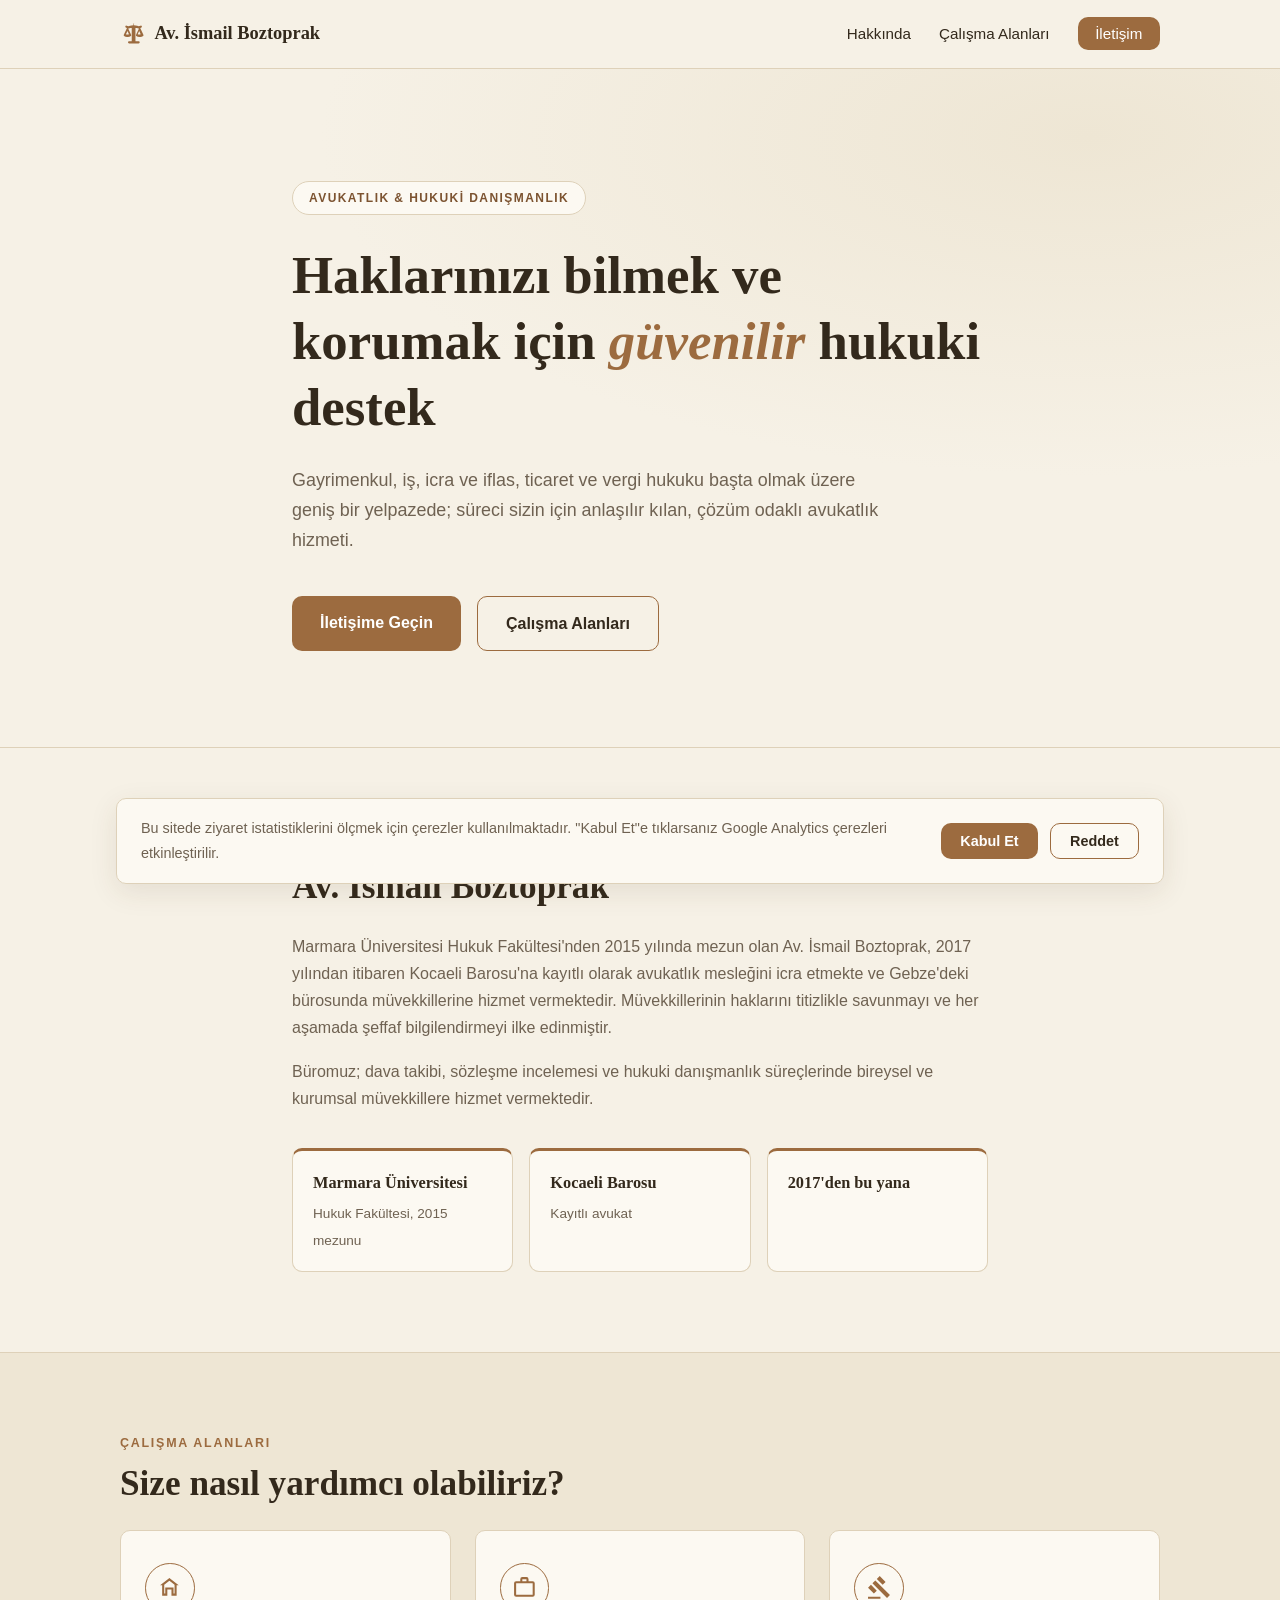
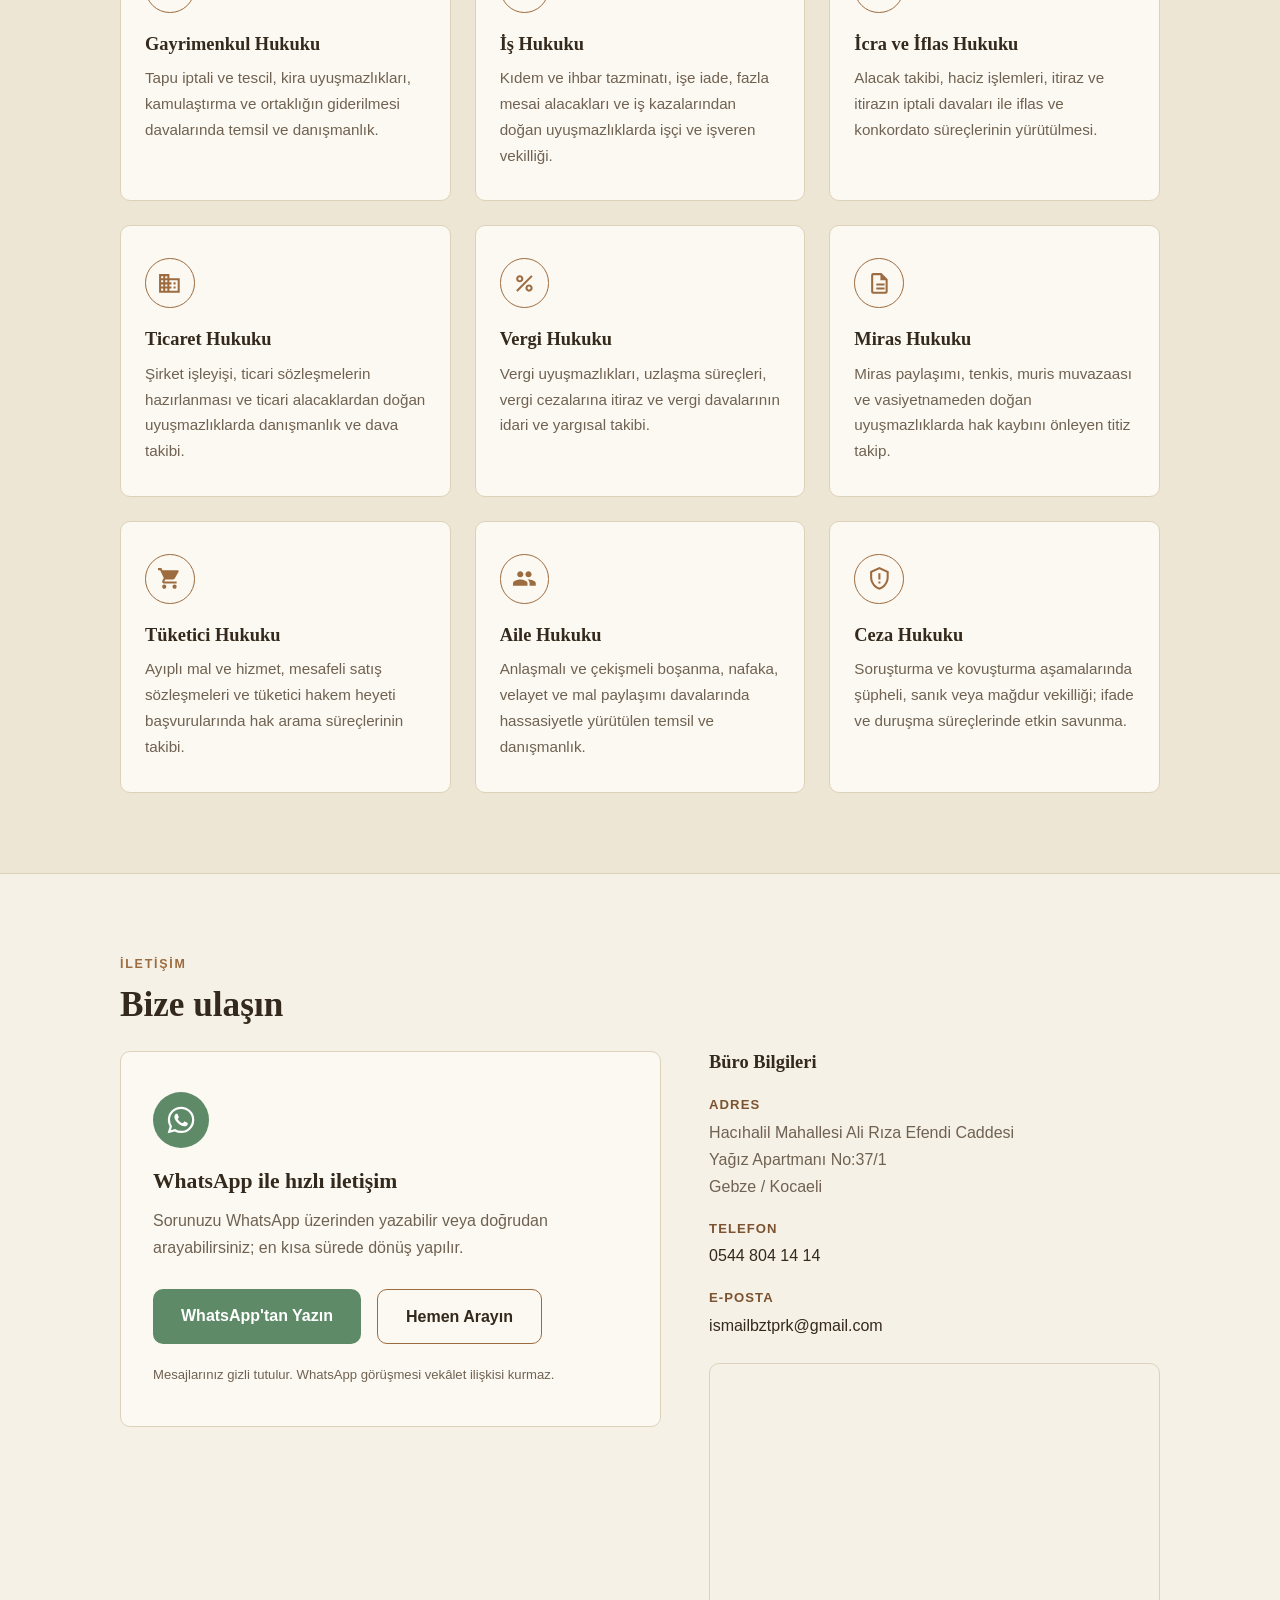
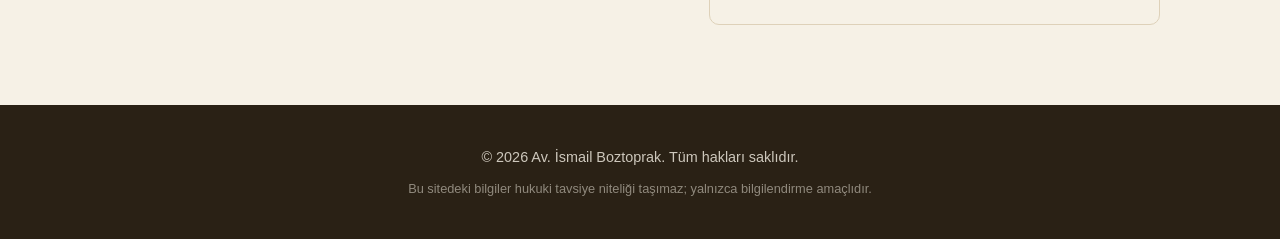
<file: index.html>
<!DOCTYPE html>
<html lang="tr">
<head>
  <meta charset="UTF-8">
  <meta name="viewport" content="width=device-width, initial-scale=1.0">
  <!-- Google tag (gtag.js) -->
  <script async src="https://www.googletagmanager.com/gtag/js?id=G-B6QF8K5L4V"></script>
  <script>
    window.dataLayer = window.dataLayer || [];
    function gtag(){dataLayer.push(arguments);}
    gtag('consent', 'default', {
      'ad_storage': 'denied',
      'ad_user_data': 'denied',
      'ad_personalization': 'denied',
      'analytics_storage': 'denied'
    });
    gtag('js', new Date());
    gtag('config', 'G-B6QF8K5L4V');
  </script>
  <title>Av. İsmail Boztoprak | Gebze Avukatlık Bürosu</title>
  <meta name="description" content="Av. İsmail Boztoprak — Gebze/Kocaeli'de gayrimenkul, iş, icra ve iflas, ticaret, vergi, miras, tüketici, aile ve ceza hukuku alanlarında avukatlık ve hukuki danışmanlık hizmeti.">
  <meta property="og:title" content="Av. İsmail Boztoprak | Gebze Avukatlık Bürosu">
  <meta property="og:description" content="Gayrimenkul, iş, icra ve iflas, ticaret ve vergi hukuku başta olmak üzere geniş bir yelpazede avukatlık ve hukuki danışmanlık.">
  <meta property="og:type" content="website">
  <meta property="og:locale" content="tr_TR">
  <link rel="icon" type="image/svg+xml" href="favicon.svg">
  <link rel="stylesheet" href="css/style.css">
  <script type="application/ld+json">
  {
    "@context": "https://schema.org",
    "@type": "Attorney",
    "name": "Av. İsmail Boztoprak",
    "description": "Ceza, aile, iş, gayrimenkul ve miras hukuku alanlarında avukatlık ve hukuki danışmanlık hizmeti.",
    "address": {
      "@type": "PostalAddress",
      "streetAddress": "Hacıhalil Mahallesi Ali Rıza Efendi Caddesi Yağız Apartmanı No:37/1",
      "addressLocality": "Gebze",
      "addressRegion": "Kocaeli",
      "addressCountry": "TR"
    },
    "telephone": "+905448041414",
    "email": "ismailbztprk@gmail.com",
    "areaServed": "Gebze, Kocaeli",
    "memberOf": {
      "@type": "Organization",
      "name": "Kocaeli Barosu"
    },
    "alumniOf": {
      "@type": "CollegeOrUniversity",
      "name": "Marmara Üniversitesi Hukuk Fakültesi"
    },
    "knowsAbout": ["Gayrimenkul Hukuku", "İş Hukuku", "İcra ve İflas Hukuku", "Ticaret Hukuku", "Vergi Hukuku", "Miras Hukuku", "Tüketici Hukuku", "Aile Hukuku", "Ceza Hukuku"]
  }
  </script>
</head>
<body>

  <header class="site-header" id="ust">
    <nav class="nav container">
      <a href="#ust" class="brand">
        <svg class="brand-icon" viewBox="0 0 24 24" aria-hidden="true"><path fill="currentColor" d="M12 2a1 1 0 0 1 1 1v1.06c2.5.13 4.06.7 4.53.9l1.7-.57a1 1 0 1 1 .63 1.9l-.9.3 2.97 6.23a1 1 0 0 1-.2 1.14A4.5 4.5 0 0 1 18.5 15a4.5 4.5 0 0 1-3.23-1.04 1 1 0 0 1-.2-1.14l2.75-5.77c-.55-.18-1.66-.5-3.32-.6V19h3a1 1 0 1 1 0 2H8.5a1 1 0 1 1 0-2H11V6.45c-1.66.1-2.77.42-3.32.6l2.75 5.77a1 1 0 0 1-.2 1.14A4.5 4.5 0 0 1 7 15a4.5 4.5 0 0 1-3.23-1.04 1 1 0 0 1-.2-1.14l2.97-6.23-.9-.3a1 1 0 1 1 .63-1.9l1.7.57c.47-.2 2.03-.77 4.53-.9V3a1 1 0 0 1 1-1ZM7 9.44 5.6 12.4c.4.23.87.35 1.4.35s1-.12 1.4-.35L7 9.44Zm11 0-1.4 2.95c.4.23.87.35 1.4.35s1-.12 1.4-.35L18 9.44Z"/></svg>
        <span>Av. İsmail Boztoprak</span>
      </a>
      <button class="nav-toggle" aria-label="Menüyü aç/kapat" aria-expanded="false" aria-controls="nav-menu">
        <span></span><span></span><span></span>
      </button>
      <ul class="nav-menu" id="nav-menu">
        <li><a href="#hakkinda">Hakkında</a></li>
        <li><a href="#calisma-alanlari">Çalışma Alanları</a></li>
        <li><a href="#iletisim" class="nav-cta">İletişim</a></li>
      </ul>
    </nav>
  </header>

  <main>
    <section class="hero">
      <div class="container hero-inner">
        <p class="hero-eyebrow">Avukatlık &amp; Hukuki Danışmanlık</p>
        <h1>Haklarınızı bilmek ve korumak için <em>güvenilir</em> hukuki destek</h1>
        <p class="hero-lead">Gayrimenkul, iş, icra ve iflas, ticaret ve vergi hukuku başta olmak üzere geniş bir yelpazede; süreci sizin için anlaşılır kılan, çözüm odaklı avukatlık hizmeti.</p>
        <div class="hero-actions">
          <a href="#iletisim" class="btn btn-primary">İletişime Geçin</a>
          <a href="#calisma-alanlari" class="btn btn-ghost">Çalışma Alanları</a>
        </div>
      </div>
    </section>

    <section class="section" id="hakkinda">
      <div class="container about">
        <p class="section-eyebrow">Hakkında</p>
        <h2>Av. İsmail Boztoprak</h2>
        <p>Marmara Üniversitesi Hukuk Fakültesi'nden 2015 yılında mezun olan Av. İsmail Boztoprak, 2017 yılından itibaren Kocaeli Barosu'na kayıtlı olarak avukatlık mesleğini icra etmekte ve Gebze'deki bürosunda müvekkillerine hizmet vermektedir. Müvekkillerinin haklarını titizlikle savunmayı ve her aşamada şeffaf bilgilendirmeyi ilke edinmiştir.</p>
        <p>Büromuz; dava takibi, sözleşme incelemesi ve hukuki danışmanlık süreçlerinde bireysel ve kurumsal müvekkillere hizmet vermektedir.</p>
        <div class="facts">
          <div class="fact">
            <strong>Marmara Üniversitesi</strong>
            <span>Hukuk Fakültesi, 2015 mezunu</span>
          </div>
          <div class="fact">
            <strong>Kocaeli Barosu</strong>
            <span>Kayıtlı avukat</span>
          </div>
          <div class="fact">
            <strong>2017'den bu yana</strong>
          </div>
        </div>
      </div>
    </section>

    <section class="section section-alt" id="calisma-alanlari">
      <div class="container">
        <p class="section-eyebrow">Çalışma Alanları</p>
        <h2>Size nasıl yardımcı olabiliriz?</h2>
        <div class="cards">
          <article class="card">
            <div class="card-icon" aria-hidden="true">
              <svg viewBox="0 0 24 24"><path fill="currentColor" d="m12 3 9 7h-2v10h-5v-6h-4v6H5V10H3l9-7Zm0 2.53L7 9.44V18h1v-6h8v6h1V9.44l-5-3.91Z"/></svg>
            </div>
            <h3>Gayrimenkul Hukuku</h3>
            <p>Tapu iptali ve tescil, kira uyuşmazlıkları, kamulaştırma ve ortaklığın giderilmesi davalarında temsil ve danışmanlık.</p>
          </article>
          <article class="card">
            <div class="card-icon" aria-hidden="true">
              <svg viewBox="0 0 24 24"><path fill="currentColor" d="M10 2h4a2 2 0 0 1 2 2v2h4a2 2 0 0 1 2 2v11a2 2 0 0 1-2 2H4a2 2 0 0 1-2-2V8a2 2 0 0 1 2-2h4V4a2 2 0 0 1 2-2Zm4 4V4h-4v2h4ZM4 8v11h16V8H4Z"/></svg>
            </div>
            <h3>İş Hukuku</h3>
            <p>Kıdem ve ihbar tazminatı, işe iade, fazla mesai alacakları ve iş kazalarından doğan uyuşmazlıklarda işçi ve işveren vekilliği.</p>
          </article>
          <article class="card">
            <div class="card-icon" aria-hidden="true">
              <svg viewBox="0 0 24 24"><path fill="currentColor" d="M1 21h12v2H1v-2ZM5.24 8.07l2.83-2.83 14.14 14.14-2.83 2.83L5.24 8.07ZM12.32 1l5.66 5.66-2.83 2.83-5.66-5.66L12.32 1ZM3.83 9.48l5.66 5.66-2.83 2.83L1 12.31l2.83-2.83Z"/></svg>
            </div>
            <h3>İcra ve İflas Hukuku</h3>
            <p>Alacak takibi, haciz işlemleri, itiraz ve itirazın iptali davaları ile iflas ve konkordato süreçlerinin yürütülmesi.</p>
          </article>
          <article class="card">
            <div class="card-icon" aria-hidden="true">
              <svg viewBox="0 0 24 24"><path fill="currentColor" d="M12 7V3H2v18h20V7H12ZM6 19H4v-2h2v2Zm0-4H4v-2h2v2Zm0-4H4V9h2v2Zm0-4H4V5h2v2Zm4 12H8v-2h2v2Zm0-4H8v-2h2v2Zm0-4H8V9h2v2Zm0-4H8V5h2v2Zm10 12h-8v-2h2v-2h-2v-2h2v-2h-2V9h8v10Zm-2-8h-2v2h2v-2Zm0 4h-2v2h2v-2Z"/></svg>
            </div>
            <h3>Ticaret Hukuku</h3>
            <p>Şirket işleyişi, ticari sözleşmelerin hazırlanması ve ticari alacaklardan doğan uyuşmazlıklarda danışmanlık ve dava takibi.</p>
          </article>
          <article class="card">
            <div class="card-icon" aria-hidden="true">
              <svg viewBox="0 0 24 24"><path fill="currentColor" d="M7.5 4C5.57 4 4 5.57 4 7.5S5.57 11 7.5 11 11 9.43 11 7.5 9.43 4 7.5 4Zm0 5C6.67 9 6 8.33 6 7.5S6.67 6 7.5 6 9 6.67 9 7.5 8.33 9 7.5 9Zm9 4c-1.93 0-3.5 1.57-3.5 3.5s1.57 3.5 3.5 3.5 3.5-1.57 3.5-3.5-1.57-3.5-3.5-3.5Zm0 5c-.83 0-1.5-.67-1.5-1.5s.67-1.5 1.5-1.5 1.5.67 1.5 1.5-.67 1.5-1.5 1.5ZM5.41 20 4 18.59 18.59 4 20 5.41 5.41 20Z"/></svg>
            </div>
            <h3>Vergi Hukuku</h3>
            <p>Vergi uyuşmazlıkları, uzlaşma süreçleri, vergi cezalarına itiraz ve vergi davalarının idari ve yargısal takibi.</p>
          </article>
          <article class="card">
            <div class="card-icon" aria-hidden="true">
              <svg viewBox="0 0 24 24"><path fill="currentColor" d="M14 2H6a2 2 0 0 0-2 2v16a2 2 0 0 0 2 2h12a2 2 0 0 0 2-2V8l-6-6Zm4 18H6V4h7v5h5v11Zm-9-4h8v2H9v-2Zm0-4h8v2H9v-2Z"/></svg>
            </div>
            <h3>Miras Hukuku</h3>
            <p>Miras paylaşımı, tenkis, muris muvazaası ve vasiyetnameden doğan uyuşmazlıklarda hak kaybını önleyen titiz takip.</p>
          </article>
          <article class="card">
            <div class="card-icon" aria-hidden="true">
              <svg viewBox="0 0 24 24"><path fill="currentColor" d="M7 18c-1.1 0-1.99.9-1.99 2S5.9 22 7 22s2-.9 2-2-.9-2-2-2ZM1 2v2h2l3.6 7.59-1.35 2.45c-.16.28-.25.61-.25.96 0 1.1.9 2 2 2h12v-2H7.42c-.14 0-.25-.11-.25-.25l.03-.12.9-1.63h7.45c.75 0 1.41-.41 1.75-1.03l3.58-6.49c.08-.14.12-.31.12-.48 0-.55-.45-1-1-1H5.21l-.94-2H1Zm16 16c-1.1 0-1.99.9-1.99 2s.89 2 1.99 2 2-.9 2-2-.9-2-2-2Z"/></svg>
            </div>
            <h3>Tüketici Hukuku</h3>
            <p>Ayıplı mal ve hizmet, mesafeli satış sözleşmeleri ve tüketici hakem heyeti başvurularında hak arama süreçlerinin takibi.</p>
          </article>
          <article class="card">
            <div class="card-icon" aria-hidden="true">
              <svg viewBox="0 0 24 24"><path fill="currentColor" d="M16 11c1.66 0 2.99-1.34 2.99-3S17.66 5 16 5s-3 1.34-3 3 1.34 3 3 3Zm-8 0c1.66 0 2.99-1.34 2.99-3S9.66 5 8 5 5 6.34 5 8s1.34 3 3 3Zm0 2c-2.33 0-7 1.17-7 3.5V19h14v-2.5c0-2.33-4.67-3.5-7-3.5Zm8 0c-.29 0-.62.02-.97.05 1.16.84 1.97 1.97 1.97 3.45V19h6v-2.5c0-2.33-4.67-3.5-7-3.5Z"/></svg>
            </div>
            <h3>Aile Hukuku</h3>
            <p>Anlaşmalı ve çekişmeli boşanma, nafaka, velayet ve mal paylaşımı davalarında hassasiyetle yürütülen temsil ve danışmanlık.</p>
          </article>
          <article class="card">
            <div class="card-icon" aria-hidden="true">
              <svg viewBox="0 0 24 24"><path fill="currentColor" d="M12 1 3 5v6c0 5.55 3.84 10.74 9 12 5.16-1.26 9-6.45 9-12V5l-9-4Zm0 2.18 7 3.11V11c0 4.52-3.02 8.79-7 9.93-3.98-1.14-7-5.41-7-9.93V6.29l7-3.11ZM11 7v6h2V7h-2Zm0 8v2h2v-2h-2Z"/></svg>
            </div>
            <h3>Ceza Hukuku</h3>
            <p>Soruşturma ve kovuşturma aşamalarında şüpheli, sanık veya mağdur vekilliği; ifade ve duruşma süreçlerinde etkin savunma.</p>
          </article>
        </div>
      </div>
    </section>

    <section class="section" id="iletisim">
      <div class="container">
        <p class="section-eyebrow">İletişim</p>
        <h2>Bize ulaşın</h2>
        <div class="contact-grid">
          <div class="contact-cta">
            <div class="whatsapp-badge" aria-hidden="true">
              <svg viewBox="0 0 24 24"><path fill="currentColor" d="M12.04 2a9.9 9.9 0 0 0-9.9 9.9c0 1.75.46 3.45 1.32 4.95L2 22l5.3-1.39a9.87 9.87 0 0 0 4.74 1.21h.01a9.9 9.9 0 0 0 9.9-9.9A9.9 9.9 0 0 0 12.04 2Zm0 18.15h-.01a8.2 8.2 0 0 1-4.19-1.15l-.3-.18-3.11.82.83-3.04-.2-.31a8.2 8.2 0 0 1-1.26-4.38 8.23 8.23 0 0 1 8.24-8.23 8.18 8.18 0 0 1 5.82 2.41 8.18 8.18 0 0 1 2.41 5.83 8.23 8.23 0 0 1-8.23 8.23Zm4.52-6.16c-.25-.13-1.47-.72-1.69-.8-.23-.09-.4-.13-.56.12-.17.25-.64.8-.78.97-.15.16-.29.19-.54.06-.24-.12-1.04-.38-1.99-1.23-.73-.65-1.23-1.45-1.37-1.7-.15-.24-.02-.38.1-.5.12-.12.25-.3.38-.44.12-.15.16-.25.24-.42.09-.16.05-.31-.02-.43-.06-.13-.55-1.34-.76-1.83-.2-.48-.4-.42-.56-.42h-.48c-.16 0-.43.06-.66.3-.22.25-.86.85-.86 2.07 0 1.22.89 2.4 1.01 2.56.12.17 1.75 2.67 4.23 3.74.59.26 1.05.41 1.41.52.6.19 1.14.16 1.57.1.48-.07 1.47-.6 1.67-1.18.21-.58.21-1.07.15-1.18-.06-.1-.23-.16-.48-.29Z"/></svg>
            </div>
            <h3>WhatsApp ile hızlı iletişim</h3>
            <p class="contact-cta-text">Sorunuzu WhatsApp üzerinden yazabilir veya doğrudan arayabilirsiniz; en kısa sürede dönüş yapılır.</p>
            <div class="contact-cta-actions">
              <a class="btn btn-whatsapp" href="https://wa.me/905448041414?text=Merhaba%2C%20hukuki%20bir%20konuda%20bilgi%20almak%20istiyorum." target="_blank" rel="noopener">WhatsApp'tan Yazın</a>
              <a class="btn btn-ghost" href="tel:+905448041414">Hemen Arayın</a>
            </div>
            <p class="form-note">Mesajlarınız gizli tutulur. WhatsApp görüşmesi vekâlet ilişkisi kurmaz.</p>
          </div>
          <div class="contact-info">
            <h3>Büro Bilgileri</h3>
            <address>
              <p class="contact-line">
                <strong>Adres</strong>
                Hacıhalil Mahallesi Ali Rıza Efendi Caddesi<br>Yağız Apartmanı No:37/1<br>Gebze / Kocaeli
              </p>
              <p class="contact-line">
                <strong>Telefon</strong>
                <a href="tel:+905448041414">0544 804 14 14</a>
              </p>
              <p class="contact-line">
                <strong>E-posta</strong>
                <a href="mailto:ismailbztprk@gmail.com">ismailbztprk@gmail.com</a>
              </p>
            </address>
            <div class="map-wrap">
              <iframe
                title="Büro konumu — Google Haritalar"
                src="https://www.google.com/maps?q=Hac%C4%B1halil+Mahallesi+Ali+R%C4%B1za+Efendi+Caddesi+No:37+Gebze+Kocaeli&output=embed"
                loading="lazy"
                referrerpolicy="no-referrer-when-downgrade"
                allowfullscreen></iframe>
            </div>
          </div>
        </div>
      </div>
    </section>
  </main>

  <footer class="site-footer">
    <div class="container footer-inner">
      <p>© 2026 Av. İsmail Boztoprak. Tüm hakları saklıdır.</p>
      <p class="footer-disclaimer">Bu sitedeki bilgiler hukuki tavsiye niteliği taşımaz; yalnızca bilgilendirme amaçlıdır.</p>
    </div>
  </footer>

  <div class="consent-banner" id="consent-banner" hidden>
    <p>Bu sitede ziyaret istatistiklerini ölçmek için çerezler kullanılmaktadır. "Kabul Et"e tıklarsanız Google Analytics çerezleri etkinleştirilir.</p>
    <div class="consent-actions">
      <button type="button" class="btn btn-primary" id="consent-accept">Kabul Et</button>
      <button type="button" class="btn btn-ghost" id="consent-reject">Reddet</button>
    </div>
  </div>

  <script src="js/main.js"></script>
</body>
</html>
</file>
<file: css/style.css>
:root {
  --paper: #f6f1e6;
  --paper-deep: #eee6d4;
  --card: #fcf9f2;
  --ink: #33291c;
  --ink-soft: #6f6252;
  --sepia: #9c6b3f;
  --sepia-dark: #7c5330;
  --line: #ded1b9;
  --dark: #2a2115;
  --radius: 10px;
  --shadow: 0 8px 28px rgba(74, 56, 30, 0.1);
  --font-body: -apple-system, BlinkMacSystemFont, "Segoe UI", Roboto, "Helvetica Neue", Arial, sans-serif;
  --font-heading: Georgia, "Times New Roman", serif;
}

* { margin: 0; padding: 0; box-sizing: border-box; }

html { scroll-behavior: smooth; }

body {
  font-family: var(--font-body);
  color: var(--ink);
  background: var(--paper);
  line-height: 1.7;
  -webkit-font-smoothing: antialiased;
}

::selection { background: var(--sepia); color: #fff; }

.container {
  max-width: 1080px;
  margin: 0 auto;
  padding: 0 1.25rem;
}

h1, h2, h3 {
  font-family: var(--font-heading);
  color: var(--ink);
  line-height: 1.25;
  font-weight: 700;
}

/* ---------- Header / Nav ---------- */

.site-header {
  position: sticky;
  top: 0;
  z-index: 50;
  background: rgba(246, 241, 230, 0.92);
  backdrop-filter: blur(8px);
  border-bottom: 1px solid var(--line);
}

.nav {
  display: flex;
  align-items: center;
  justify-content: space-between;
  min-height: 4.25rem;
}

.brand {
  display: flex;
  align-items: center;
  gap: 0.55rem;
  font-family: var(--font-heading);
  font-size: 1.15rem;
  font-weight: 700;
  color: var(--ink);
  text-decoration: none;
}

.brand-icon {
  width: 1.6rem;
  height: 1.6rem;
  color: var(--sepia);
  flex-shrink: 0;
}

.nav-menu {
  display: flex;
  align-items: center;
  gap: 1.75rem;
  list-style: none;
}

.nav-menu a {
  color: var(--ink);
  text-decoration: none;
  font-size: 0.95rem;
  font-weight: 500;
}

.nav-menu a:hover { color: var(--sepia-dark); }

.nav-menu .nav-cta {
  background: var(--sepia);
  color: #fff;
  padding: 0.5rem 1.1rem;
  border-radius: var(--radius);
}

.nav-menu .nav-cta:hover { background: var(--sepia-dark); color: #fff; }

.nav-toggle {
  display: none;
  flex-direction: column;
  gap: 5px;
  background: none;
  border: 0;
  padding: 0.5rem;
  cursor: pointer;
}

.nav-toggle span {
  width: 22px;
  height: 2px;
  background: var(--ink);
  transition: transform 0.2s, opacity 0.2s;
}

/* ---------- Hero ---------- */

.hero {
  padding: 7rem 0 6rem;
  background:
    radial-gradient(ellipse 60% 50% at 85% 10%, var(--paper-deep), transparent),
    var(--paper);
  border-bottom: 1px solid var(--line);
}

.hero-inner { max-width: 46rem; }

.hero-eyebrow {
  display: inline-block;
  border: 1px solid var(--line);
  border-radius: 999px;
  padding: 0.35rem 1rem;
  background: var(--card);
  text-transform: uppercase;
  letter-spacing: 0.12em;
  font-size: 0.75rem;
  color: var(--sepia-dark);
  font-weight: 600;
  margin-bottom: 1.75rem;
}

.hero h1 {
  font-size: clamp(2.1rem, 5vw, 3.3rem);
  margin-bottom: 1.5rem;
}

.hero h1 em {
  color: var(--sepia);
  font-style: italic;
}

.hero-lead {
  max-width: 38rem;
  margin-bottom: 2.5rem;
  font-size: 1.12rem;
  color: var(--ink-soft);
}

.hero-actions {
  display: flex;
  gap: 1rem;
  flex-wrap: wrap;
}

/* ---------- Buttons ---------- */

.btn {
  display: inline-block;
  padding: 0.8rem 1.75rem;
  border-radius: var(--radius);
  border: 0;
  font-size: 1rem;
  font-weight: 600;
  font-family: var(--font-body);
  text-decoration: none;
  cursor: pointer;
  transition: background 0.2s, border-color 0.2s, transform 0.1s;
}

.btn-primary { background: var(--sepia); color: #fff; }
.btn-primary:hover { background: var(--sepia-dark); }

.btn-ghost {
  background: transparent;
  color: var(--ink);
  border: 1px solid var(--sepia);
}
.btn-ghost:hover { border-color: var(--sepia-dark); color: var(--sepia-dark); }

/* ---------- Sections ---------- */

.section { padding: 5rem 0; scroll-margin-top: 4.25rem; }
.section-alt {
  background: var(--paper-deep);
  border-top: 1px solid var(--line);
  border-bottom: 1px solid var(--line);
}

.section-eyebrow {
  text-transform: uppercase;
  letter-spacing: 0.14em;
  font-size: 0.78rem;
  font-weight: 700;
  color: var(--sepia);
  margin-bottom: 0.5rem;
}

.section h2 {
  font-size: clamp(1.6rem, 3vw, 2.2rem);
  margin-bottom: 1.5rem;
}

/* ---------- About ---------- */

.about { max-width: 46rem; }

.about p {
  margin-bottom: 1rem;
  color: var(--ink-soft);
}

.facts {
  display: grid;
  grid-template-columns: repeat(auto-fit, minmax(180px, 1fr));
  gap: 1rem;
  margin-top: 2.25rem;
}

.fact {
  background: var(--card);
  border: 1px solid var(--line);
  border-top: 3px solid var(--sepia);
  border-radius: var(--radius);
  padding: 1.1rem 1.25rem;
}

.fact strong {
  display: block;
  font-family: var(--font-heading);
  font-size: 1.02rem;
  color: var(--ink);
  margin-bottom: 0.15rem;
}

.fact span {
  font-size: 0.85rem;
  color: var(--ink-soft);
}

/* ---------- Cards ---------- */

.cards {
  display: grid;
  grid-template-columns: repeat(auto-fit, minmax(280px, 1fr));
  gap: 1.5rem;
}

.card {
  background: var(--card);
  border: 1px solid var(--line);
  border-radius: var(--radius);
  padding: 2rem 1.5rem;
  transition: transform 0.2s, box-shadow 0.2s;
}

.card:hover {
  transform: translateY(-3px);
  box-shadow: var(--shadow);
}

.card-icon {
  width: 3.1rem;
  height: 3.1rem;
  border-radius: 50%;
  border: 1px solid var(--sepia);
  color: var(--sepia);
  background: transparent;
  display: flex;
  align-items: center;
  justify-content: center;
  margin-bottom: 1.25rem;
}

.card-icon svg { width: 1.55rem; height: 1.55rem; }

.card h3 { font-size: 1.15rem; margin-bottom: 0.6rem; }
.card p { font-size: 0.95rem; color: var(--ink-soft); }

/* ---------- Contact ---------- */

.contact-grid {
  display: grid;
  grid-template-columns: 1.2fr 1fr;
  gap: 3rem;
  align-items: start;
}

.contact-cta {
  background: var(--card);
  border: 1px solid var(--line);
  border-radius: var(--radius);
  padding: 2.5rem 2rem;
}

.whatsapp-badge {
  width: 3.5rem;
  height: 3.5rem;
  border-radius: 50%;
  background: #5e8a68;
  color: #fff;
  display: flex;
  align-items: center;
  justify-content: center;
  margin-bottom: 1.25rem;
}

.whatsapp-badge svg { width: 2rem; height: 2rem; }

.contact-cta h3 { font-size: 1.35rem; margin-bottom: 0.75rem; }

.contact-cta-text {
  color: var(--ink-soft);
  margin-bottom: 1.75rem;
  max-width: 30rem;
}

.contact-cta-actions {
  display: flex;
  gap: 1rem;
  flex-wrap: wrap;
}

.btn-whatsapp {
  background: #5e8a68;
  color: #fff;
}

.btn-whatsapp:hover { background: #4d7356; color: #fff; }

.form-note {
  margin-top: 1.25rem;
  font-size: 0.82rem;
  color: var(--ink-soft);
}

.contact-info h3 { font-size: 1.15rem; margin-bottom: 1.25rem; }

.contact-info address { font-style: normal; }

.contact-line {
  margin-bottom: 1.1rem;
  color: var(--ink-soft);
}

.contact-line strong {
  display: block;
  color: var(--sepia-dark);
  font-size: 0.82rem;
  text-transform: uppercase;
  letter-spacing: 0.08em;
  margin-bottom: 0.15rem;
}

.contact-line a { color: var(--ink); text-decoration: none; }
.contact-line a:hover { color: var(--sepia-dark); }

.map-wrap {
  margin-top: 1.5rem;
  border: 1px solid var(--line);
  border-radius: var(--radius);
  overflow: hidden;
}

.map-wrap iframe {
  display: block;
  width: 100%;
  height: 260px;
  border: 0;
  filter: sepia(0.35) saturate(0.85);
}

/* ---------- Footer ---------- */

.site-footer {
  background: var(--dark);
  color: rgba(246, 241, 230, 0.8);
  padding: 2.5rem 0;
  text-align: center;
  font-size: 0.9rem;
}

.footer-disclaimer {
  margin-top: 0.5rem;
  font-size: 0.8rem;
  color: rgba(246, 241, 230, 0.5);
}

/* ---------- Consent banner ---------- */

.consent-banner {
  position: fixed;
  left: 1rem;
  right: 1rem;
  bottom: 1rem;
  z-index: 60;
  max-width: 1048px;
  margin: 0 auto;
  background: var(--card);
  border: 1px solid var(--line);
  border-radius: var(--radius);
  box-shadow: var(--shadow);
  padding: 1.1rem 1.5rem;
  display: flex;
  align-items: center;
  gap: 1.5rem;
}

.consent-banner[hidden] { display: none; }

.consent-banner p {
  flex: 1;
  font-size: 0.9rem;
  color: var(--ink-soft);
}

.consent-actions {
  display: flex;
  gap: 0.75rem;
  flex-shrink: 0;
}

.consent-actions .btn {
  padding: 0.55rem 1.2rem;
  font-size: 0.9rem;
}

/* ---------- Mobile ---------- */

@media (max-width: 760px) {
  .nav-toggle { display: flex; }

  .nav-menu {
    position: absolute;
    top: 100%;
    left: 0;
    right: 0;
    flex-direction: column;
    align-items: stretch;
    gap: 0;
    background: var(--paper);
    border-bottom: 1px solid var(--line);
    box-shadow: var(--shadow);
    display: none;
  }

  .nav-menu.open { display: flex; }

  .nav-menu li { border-top: 1px solid var(--line); }

  .nav-menu a {
    display: block;
    padding: 1rem 1.25rem;
  }

  .nav-menu .nav-cta {
    border-radius: 0;
    padding: 1rem 1.25rem;
  }

  .hero { padding: 4.5rem 0 4rem; }

  .contact-grid { grid-template-columns: 1fr; gap: 2.5rem; }

  .section { padding: 3.5rem 0; }

  .consent-banner {
    flex-direction: column;
    align-items: stretch;
    gap: 0.9rem;
  }
}
</file>
